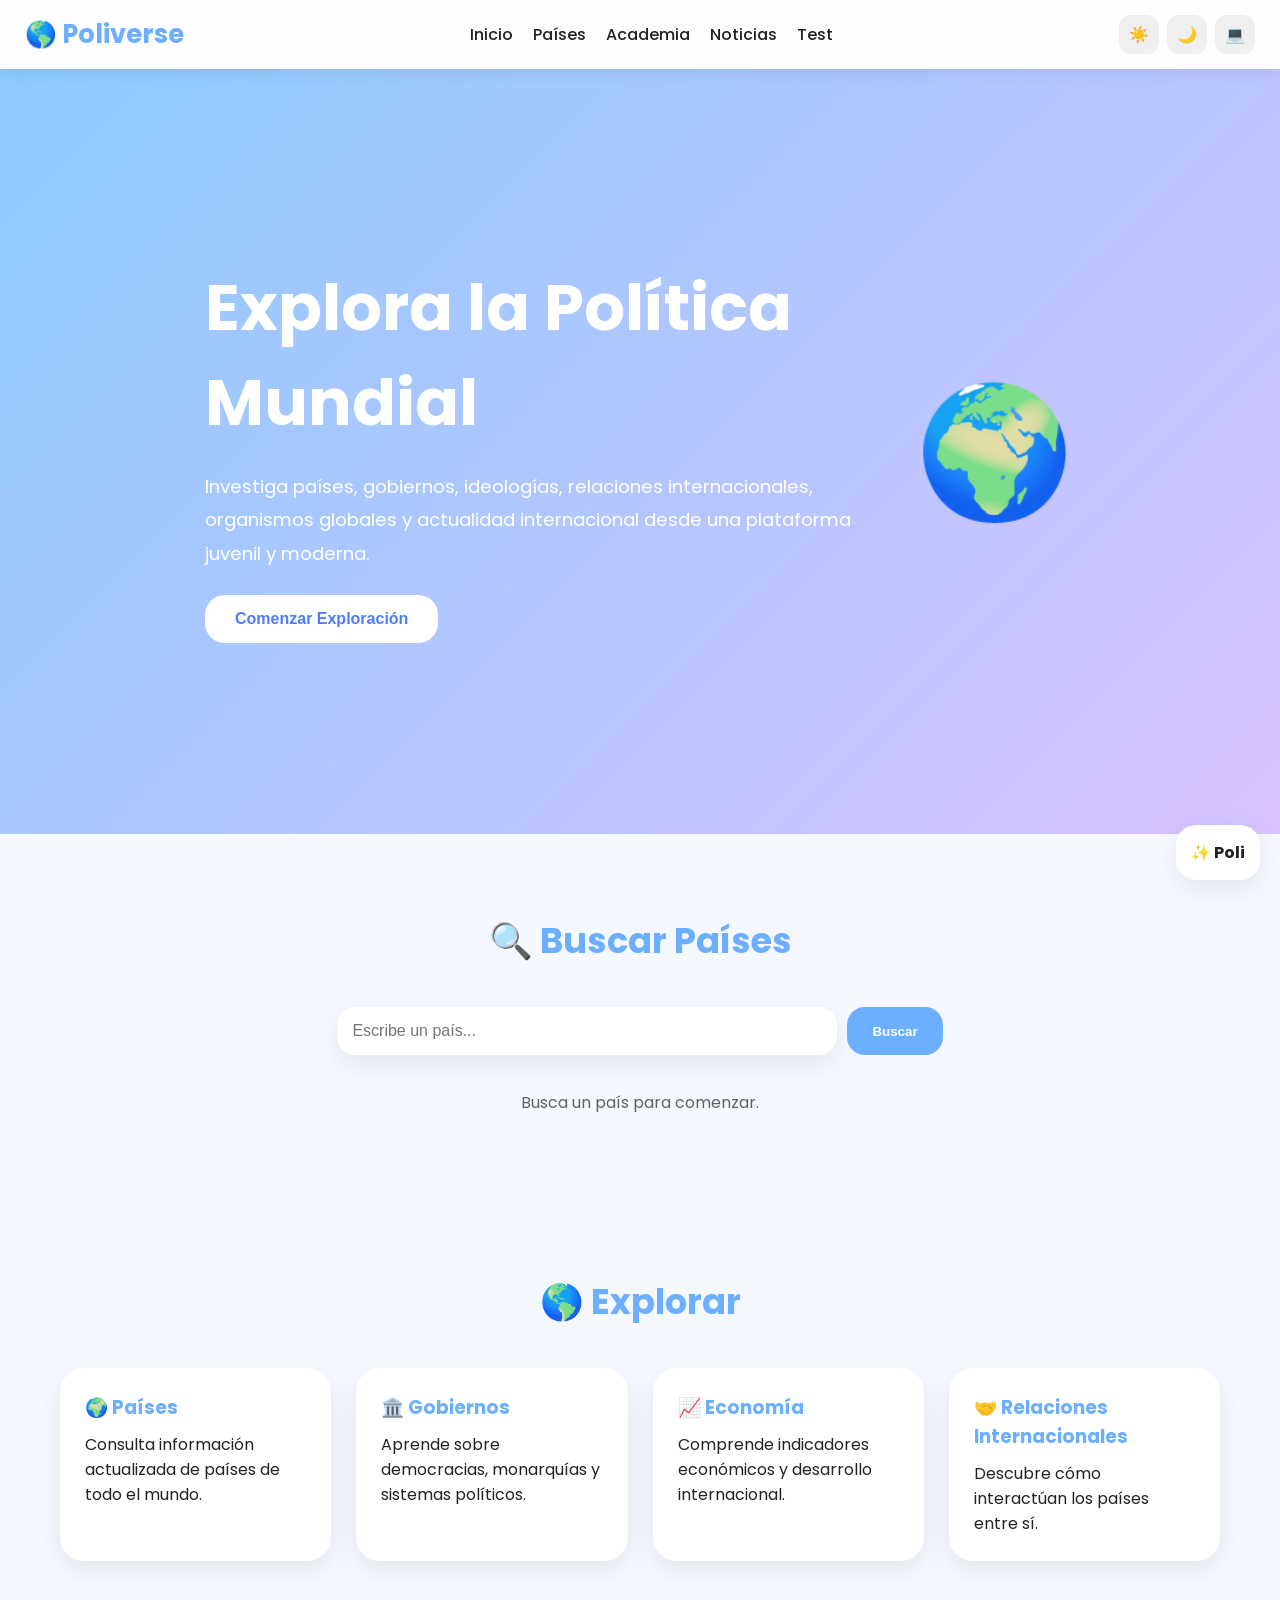
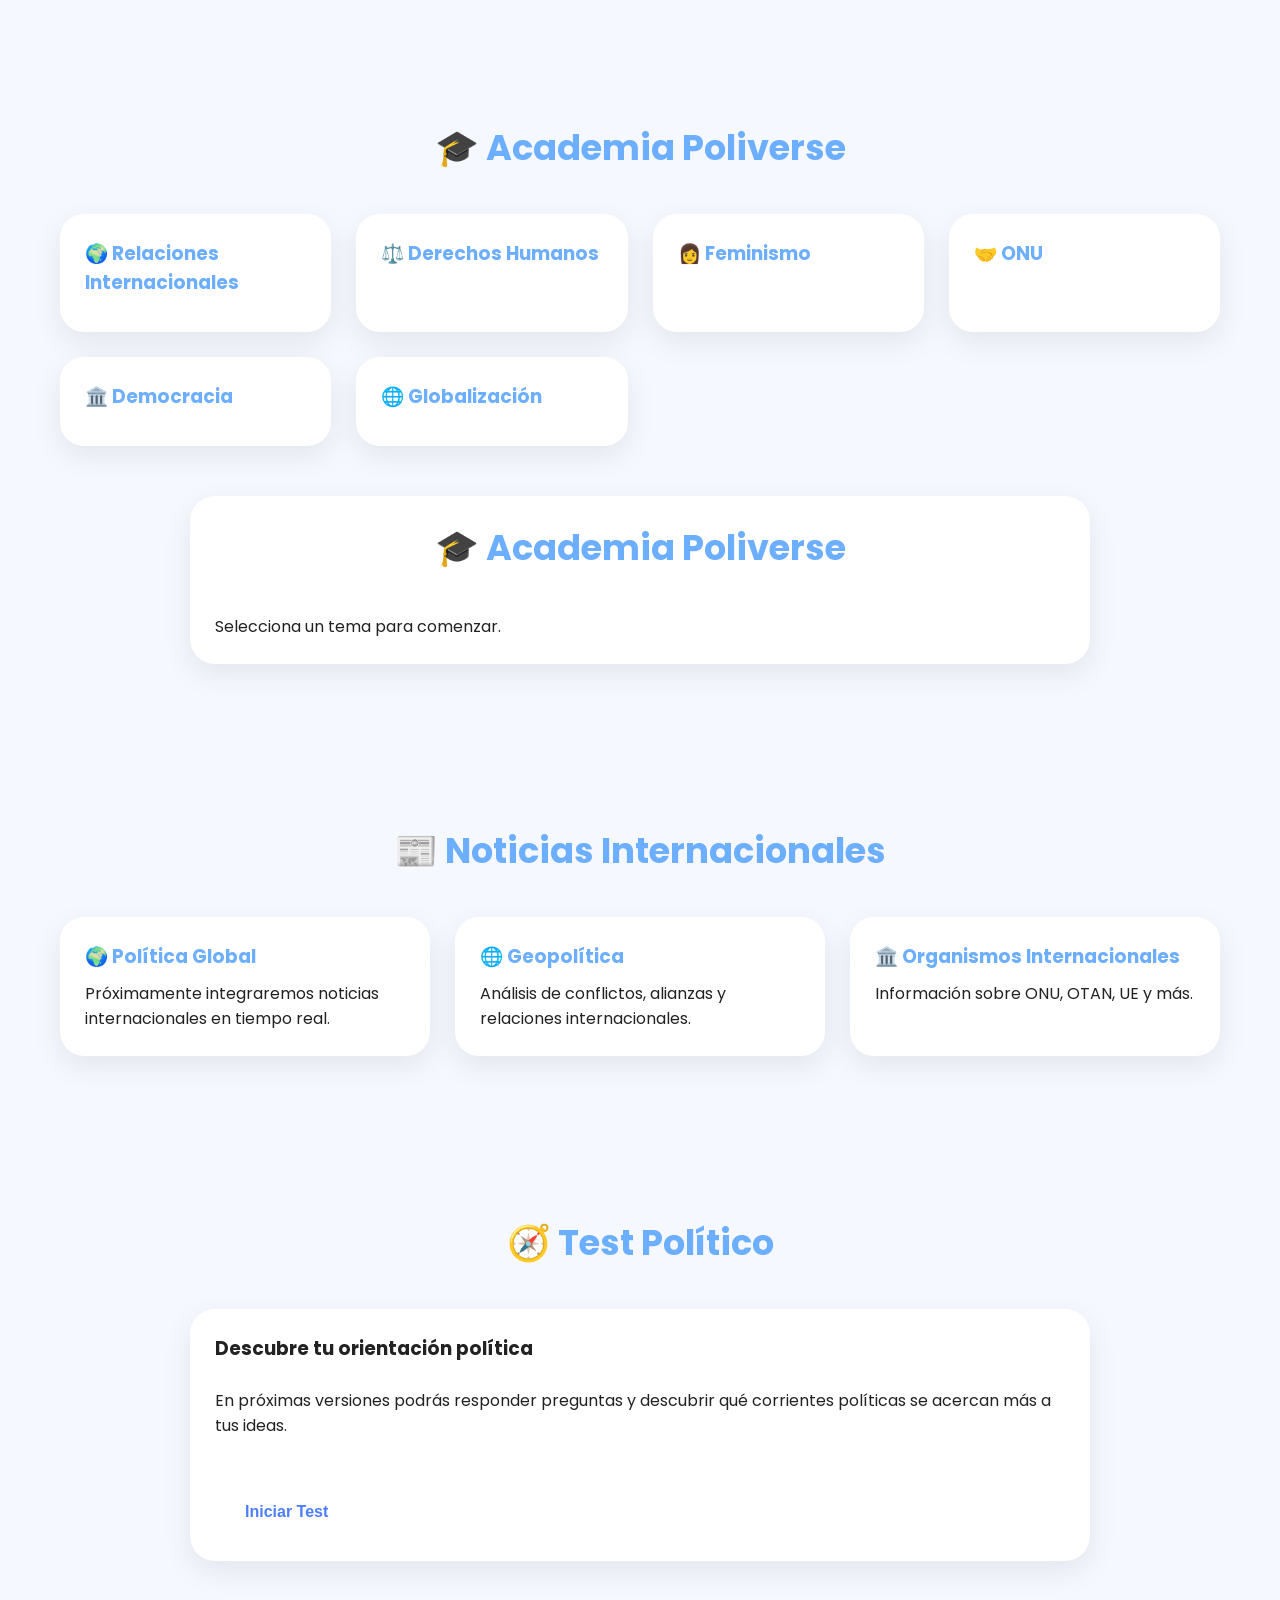
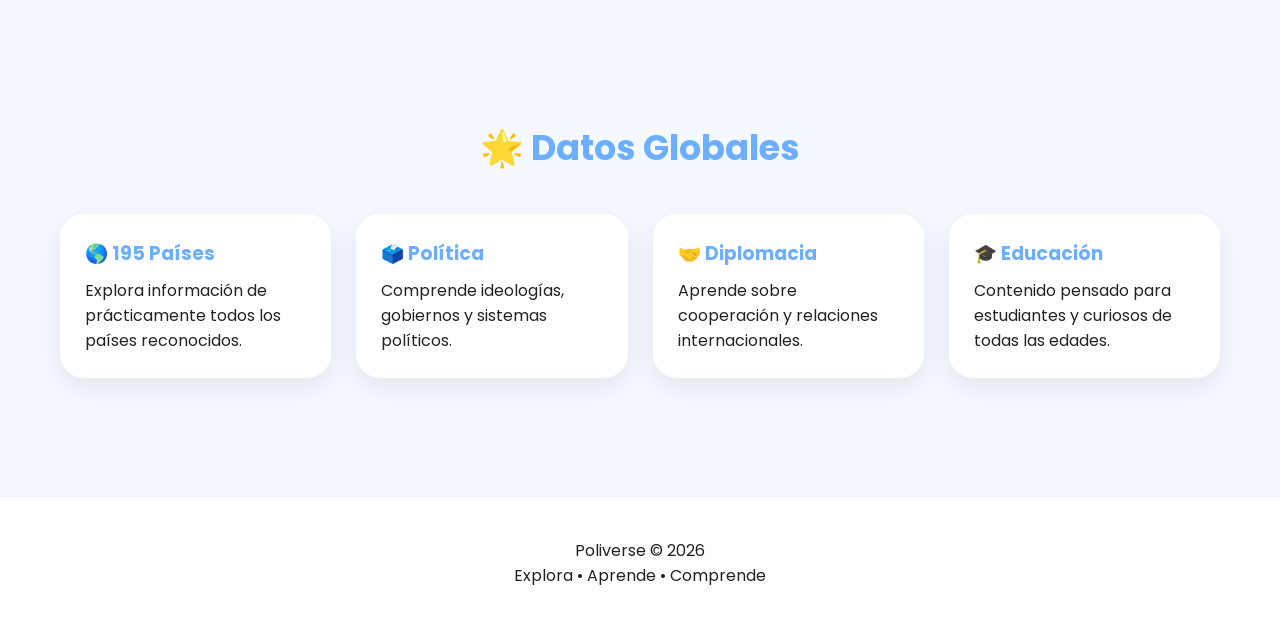
<file: index.html>
<!DOCTYPE html>
<html lang="es">

<head>

<meta charset="UTF-8">
<meta name="viewport" content="width=device-width, initial-scale=1.0">

<title>Poliverse</title>

<link rel="stylesheet" href="style.css">

<link href="https://fonts.googleapis.com/css2?family=Poppins:wght@300;400;500;600;700&display=swap" rel="stylesheet">

</head>

<body>

<!-- NAVBAR -->

<nav class="navbar">

<div class="logo">
🌎 Poliverse
</div>

<div class="menu">

<a href="#inicio">Inicio</a>

<a href="#paises">Países</a>

<a href="#academia">Academia</a>

<a href="#noticias">Noticias</a>

<a href="#test">Test</a>

</div>

<div class="theme-switch">

<button id="lightBtn">☀️</button>

<button id="darkBtn">🌙</button>

<button id="autoBtn">💻</button>

</div>

</nav>

<!-- HERO -->

<section id="inicio" class="hero">

<div class="hero-content">

<h1>
Explora la Política Mundial
</h1>

<p>
Investiga países, gobiernos, ideologías,
relaciones internacionales, organismos globales
y actualidad internacional desde una plataforma
juvenil y moderna.
</p>

<button class="hero-btn"
onclick="document.getElementById('paises').scrollIntoView()">

Comenzar Exploración

</button>

</div>

<div class="hero-globe">
🌍
</div>

</section>

<!-- BUSCADOR -->

<section id="paises" class="section">

<h2>
🔍 Buscar Países
</h2>

<div class="search-box">

<input
id="countryInput"
type="text"
placeholder="Escribe un país..."
>

<button onclick="buscarPais()">
Buscar
</button>

</div>

<div id="resultadoPais">

<p class="placeholder">
Busca un país para comenzar.
</p>

</div>

</section>

<!-- EXPLORAR -->

<section class="section">

<h2>
🌎 Explorar
</h2>

<div class="cards">

<div class="card">

<h3>🌍 Países</h3>

<p>
Consulta información actualizada de países
de todo el mundo.
</p>

</div>

<div class="card">

<h3>🏛️ Gobiernos</h3>

<p>
Aprende sobre democracias, monarquías
y sistemas políticos.
</p>

</div>

<div class="card">

<h3>📈 Economía</h3>

<p>
Comprende indicadores económicos
y desarrollo internacional.
</p>

</div>

<div class="card">

<h3>🤝 Relaciones Internacionales</h3>

<p>
Descubre cómo interactúan los países
entre sí.
</p>

</div>

</div>

</section>

<!-- ACADEMIA -->

<section id="academia" class="section">

<h2>
🎓 Academia Poliverse
</h2>

<div class="cards">

<div class="card" onclick="abrirAcademia('ri')">
<h3>🌍 Relaciones Internacionales</h3>
</div>

<div class="card" onclick="abrirAcademia('ddhh')">
<h3>⚖️ Derechos Humanos</h3>
</div>

<div class="card" onclick="abrirAcademia('feminismo')">
<h3>👩 Feminismo</h3>
</div>

<div class="card" onclick="abrirAcademia('onu')">
<h3>🤝 ONU</h3>
</div>

<div class="card" onclick="abrirAcademia('democracia')">
<h3>🏛️ Democracia</h3>
</div>

<div class="card" onclick="abrirAcademia('globalizacion')">
<h3>🌐 Globalización</h3>
</div>

</div>

<br><br>

<div id="academiaContenido" class="country-card">

<h2>
🎓 Academia Poliverse
</h2>

<p>
Selecciona un tema para comenzar.
</p>

</div>

</section>

<!-- NOTICIAS -->

<section id="noticias" class="section">

<h2>
📰 Noticias Internacionales
</h2>

<div class="cards">

<div class="card">

<h3>🌍 Política Global</h3>

<p>
Próximamente integraremos noticias
internacionales en tiempo real.
</p>

</div>

<div class="card">

<h3>🌐 Geopolítica</h3>

<p>
Análisis de conflictos, alianzas
y relaciones internacionales.
</p>

</div>

<div class="card">

<h3>🏛️ Organismos Internacionales</h3>

<p>
Información sobre ONU, OTAN,
UE y más.
</p>

</div>

</div>

</section>

<!-- TEST -->

<section id="test" class="section">

<h2>
🧭 Test Político
</h2>

<div class="country-card">

<h3>
Descubre tu orientación política
</h3>

<br>

<p>
En próximas versiones podrás responder
preguntas y descubrir qué corrientes
políticas se acercan más a tus ideas.
</p>

<br>

<button class="hero-btn">

Iniciar Test

</button>

</div>

</section>

<!-- DATOS GLOBALES -->

<section class="section">

<h2>
🌟 Datos Globales
</h2>

<div class="cards">

<div class="card">

<h3>🌎 195 Países</h3>

<p>
Explora información de prácticamente
todos los países reconocidos.
</p>

</div>

<div class="card">

<h3>🗳️ Política</h3>

<p>
Comprende ideologías,
gobiernos y sistemas políticos.
</p>

</div>

<div class="card">

<h3>🤝 Diplomacia</h3>

<p>
Aprende sobre cooperación
y relaciones internacionales.
</p>

</div>

<div class="card">

<h3>🎓 Educación</h3>

<p>
Contenido pensado para estudiantes
y curiosos de todas las edades.
</p>

</div>

</div>

</section>

<!-- MASCOTA -->

<div class="mascot">
✨ Poli
</div>

<!-- FOOTER -->

<footer>

<p>
Poliverse © 2026
</p>

<p>
Explora • Aprende • Comprende
</p>

</footer>

<script src="script.js"></script>

</body>

</html
</file>
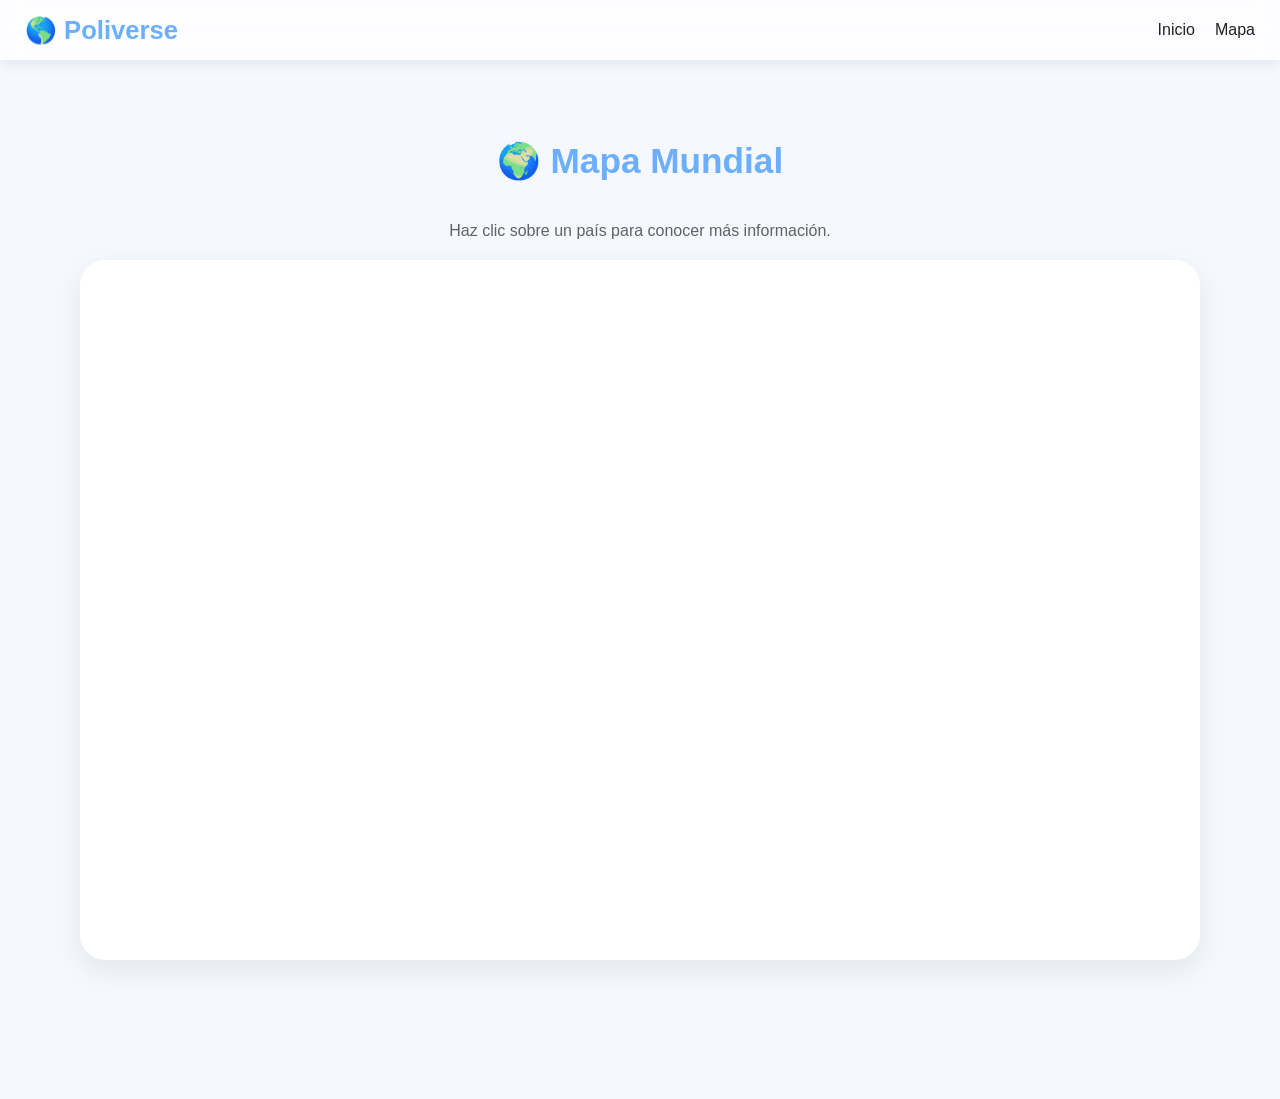
<file: mapa.html>
<!DOCTYPE html>
<html lang="es">
<head>
<meta charset="UTF-8">
<meta name="viewport" content="width=device-width, initial-scale=1.0">
<title>Mapa Mundial | Poliverse</title>

<link rel="stylesheet" href="style.css">
</head>

<body>

<nav class="navbar">

<div class="logo">🌎 Poliverse</div>

<div class="menu">
<a href="index.html">Inicio</a>
<a href="mapa.html">Mapa</a>
</div>

</nav>

<section class="section">

<h2>🌍 Mapa Mundial</h2>

<p class="placeholder">
Haz clic sobre un país para conocer más información.
</p>

<div id="mapa-container">

<object
id="worldMap"
data="assets/world.svg"
type="image/svg+xml">
</object>

</div>

<div id="resultadoPais"></div>

</section>

<script src="script.js"></script>

</body>
</html>
</file>
<file: style.css>
:root{

--bg:#f5f8ff;
--card:#ffffff;
--text:#222222;

--primary:#6caeff;
--secondary:#d8c2ff;

--shadow:0 10px 30px rgba(0,0,0,.08);

}

body.dark{

--bg:#0f172a;
--card:#1e293b;
--text:#f1f5f9;

--primary:#7ab8ff;
--secondary:#a78bfa;

--shadow:0 10px 30px rgba(0,0,0,.35);

}

*{
margin:0;
padding:0;
box-sizing:border-box;
}

html{
scroll-behavior:smooth;
}

body{

font-family:'Poppins',sans-serif;

background:var(--bg);

color:var(--text);

transition:.4s;

overflow-x:hidden;

}

/* NAVBAR */

.navbar{

position:sticky;

top:0;

z-index:1000;

display:flex;

justify-content:space-between;

align-items:center;

padding:15px 25px;

background:rgba(255,255,255,.75);

backdrop-filter:blur(12px);

box-shadow:0 3px 15px rgba(0,0,0,.08);

}

body.dark .navbar{

background:rgba(15,23,42,.8);

}

.logo{

font-size:1.6rem;

font-weight:700;

color:var(--primary);

}

.menu{

display:flex;

gap:20px;

}

.menu a{

text-decoration:none;

font-weight:500;

color:var(--text);

transition:.3s;

}

.menu a:hover{

color:var(--primary);

}

.theme-switch{

display:flex;

gap:8px;

}

.theme-switch button{

border:none;

padding:10px;

border-radius:12px;

cursor:pointer;

font-size:1rem;

}

/* HERO */

.hero{

min-height:85vh;

display:flex;

justify-content:center;

align-items:center;

padding:40px;

gap:60px;

background:

linear-gradient(
135deg,
#8ccaff,
#d8c2ff
);

}

.hero-content{

max-width:650px;

}

.hero h1{

font-size:4rem;

margin-bottom:20px;

color:white;

}

.hero p{

font-size:1.15rem;

line-height:1.8;

color:white;

}

.hero-btn{

margin-top:25px;

padding:15px 30px;

border:none;

border-radius:20px;

cursor:pointer;

font-size:1rem;

font-weight:600;

background:white;

color:#4d7dff;

transition:.3s;

}

.hero-btn:hover{

transform:translateY(-3px);

}

.hero-globe{

font-size:8rem;

animation:float 4s infinite ease-in-out;

}

@keyframes float{

0%{
transform:translateY(0px);
}

50%{
transform:translateY(-20px);
}

100%{
transform:translateY(0px);
}

}

/* SECTIONS */

.section{

max-width:1200px;

margin:auto;

padding:80px 20px;

}

.section h2{

text-align:center;

margin-bottom:40px;

font-size:2.2rem;

color:var(--primary);

}

/* SEARCH */

.search-box{

display:flex;

justify-content:center;

gap:10px;

flex-wrap:wrap;

}

.search-box input{

width:100%;

max-width:500px;

padding:15px;

border-radius:18px;

border:none;

box-shadow:var(--shadow);

font-size:1rem;

}

.search-box button{

padding:15px 25px;

border:none;

border-radius:18px;

cursor:pointer;

background:var(--primary);

color:white;

font-weight:600;

}

#resultadoPais{

margin-top:35px;

}

.placeholder{

text-align:center;

opacity:.7;

}

/* CARDS */

.cards{

display:grid;

grid-template-columns:
repeat(auto-fit,minmax(250px,1fr));

gap:25px;

}

.card{

background:var(--card);

padding:25px;

border-radius:24px;

box-shadow:var(--shadow);

transition:.3s;

}

.card:hover{

transform:translateY(-8px);

}

.card h3{

margin-bottom:10px;

color:var(--primary);

}

/* COUNTRY CARD */

.country-card{

background:var(--card);

padding:25px;

border-radius:25px;

box-shadow:var(--shadow);

max-width:900px;

margin:auto;

animation:appear .5s ease;

}

.country-card img{

width:130px;

border-radius:10px;

margin-bottom:15px;

}

@keyframes appear{

from{
opacity:0;
transform:translateY(20px);
}

to{
opacity:1;
transform:translateY(0);
}

}

/* NEWS */

.news-container{

display:flex;

justify-content:center;

}

.news-card{

background:var(--card);

padding:25px;

border-radius:24px;

box-shadow:var(--shadow);

max-width:700px;

}

/* MASCOTA */

.mascot{

position:fixed;

bottom:20px;

right:20px;

padding:15px;

border-radius:20px;

background:white;

box-shadow:var(--shadow);

font-weight:700;

animation:float 4s infinite;

z-index:999;

}

body.dark .mascot{

background:#1e293b;

}

/* FOOTER */

footer{

text-align:center;

padding:40px 20px;

margin-top:40px;

background:var(--card);

}

/* MOBILE */

@media(max-width:768px){

.hero{

flex-direction:column;

text-align:center;

}

.hero h1{

font-size:2.4rem;

}

.hero-globe{

font-size:5rem;

}

.menu{

display:none;

}

.search-box{

flex-direction:column;

align-items:center;

}

.search-box button{

width:100%;

max-width:500px;

}

}
#mapa-container{
width:100%;
max-width:1200px;
margin:auto;
padding:20px;
}

#worldMap{
width:100%;
height:700px;
border:none;
background:var(--card);
border-radius:25px;
box-shadow:var(--shadow);
}

svg path{
cursor:pointer;
transition:.3s;
}

svg path:hover{
opacity:.8;
}
</file>
